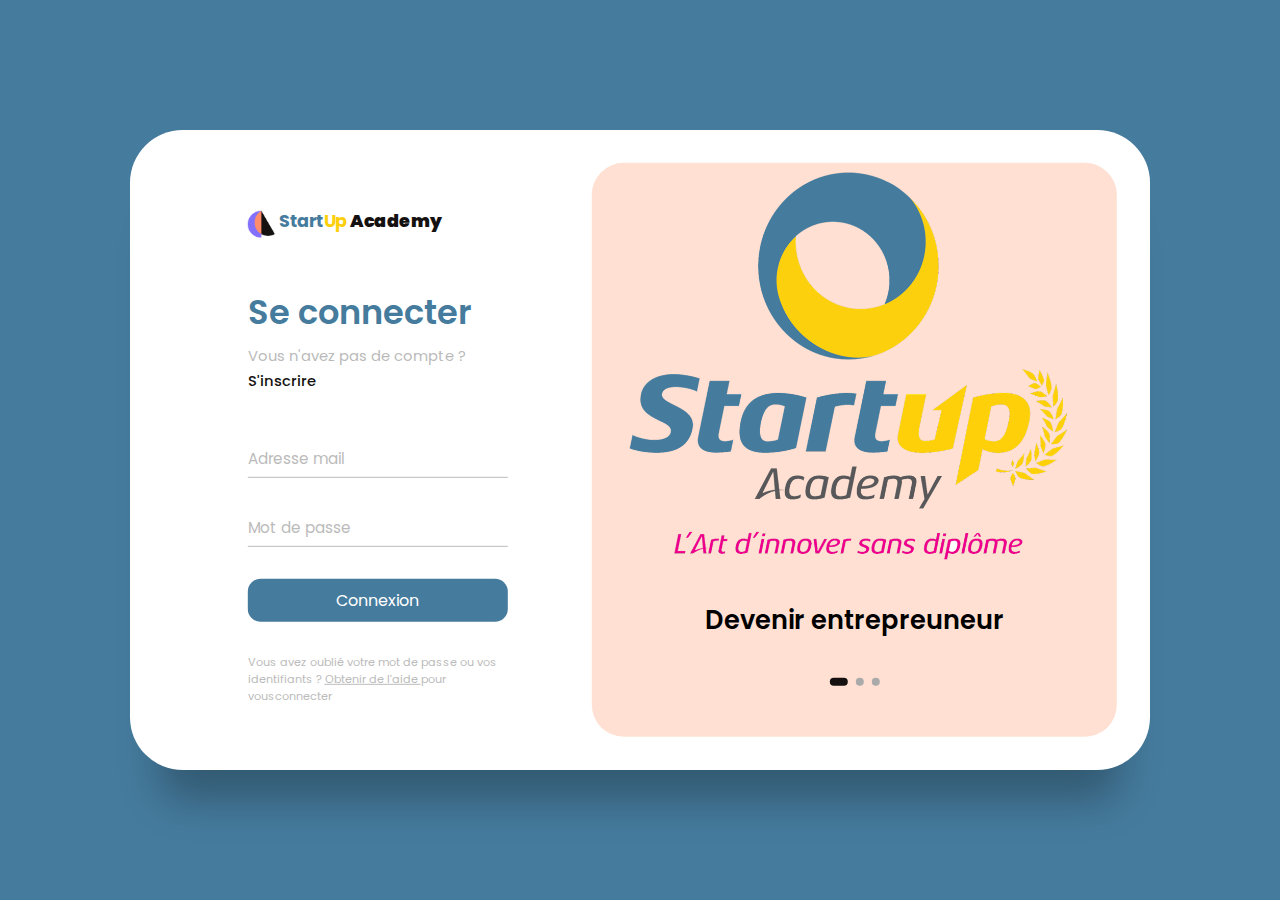
<file: connexion.html>
<!DOCTYPE html>
<html lang="en">

<head>
  <meta charset="UTF-8" />
  <meta http-equiv="X-UA-Compatible" content="IE=edge" />
  <meta name="viewport" content="width=device-width, initial-scale=1.0" />
  <title>Connexion & Inscription || Site Web Offiel - Start-Up Academy</title>
  <link rel="stylesheet" href="assets/css/style_01.css" />
</head>

<body>
  <main>
    <div class="box">
      <div class="inner-box">
        <div class="forms-wrap">
          <form action="index.html" autocomplete="off" class="sign-in-form">
            <div class="logo">
              <img src="assets/images/conn/logo.png" alt="easyclass" />
              <h4>Start<span>Up</span> <b>Academy</b></h4>
            </div>

            <div class="heading">
              <h2>Se connecter</h2>
              <h6>Vous n'avez pas de compte ?</h6>
              <a href="#" class="toggle">S'inscrire</a>
            </div>

            <div class="actual-form">
              <div class="input-wrap">
                <input type="email" minlength="4" class="input-field" autocomplete="off" required />
                <label>Adresse mail</label>
              </div>

              <div class="input-wrap">
                <input type="password" minlength="4" class="input-field" autocomplete="off" required />
                <label>Mot de passe</label>
              </div>

              <input type="submit" value="Connexion" class="sign-btn" />

              <p class="text">
                Vous avez oublié votre mot de passe ou vos identifiants ? <a href="#">Obtenir de l'aide
                </a>pour vousconnecter
              </p>
            </div>
          </form>

          <form action="index.html" autocomplete="off" class="sign-up-form">
            <div class="logo">
              <img src="assets/images/conn/logo.png" alt="easyclass" />
              <h4>Start<span>Up</span> <b>Academy</b></h4>
            </div>

            <div class="heading">
              <h2>Inscription</h2>
              <h6>Vous avez déjà un compte ?</h6>
              <a href="#" class="toggle">S'identifier</a>
            </div>

            <div class="actual-form">
              <div class="input-wrap">
                <input type="text" minlength="4" class="input-field" autocomplete="off" required />
                <label>Nom</label>
              </div>

              <div class="input-wrap">
                <input type="text" minlength="4" class="input-field" autocomplete="off" required />
                <label>Prénom</label>
              </div>

              <div class="input-wrap">
                <input type="email" class="input-field" autocomplete="off" required />
                <label>Email</label>
              </div>

              <div class="input-wrap">
                <input type="password" minlength="4" class="input-field" autocomplete="off" required />
                <label>Mot de passe</label>
              </div>

              <div class="input-wrap">
                <input type="password" minlength="4" class="input-field" autocomplete="off" required />
                <label>Confirmer mot de passe</label>
              </div>

              <input type="submit" value="S'inscrire" class="sign-btn" />

              <p class="text">
                En m'inscrivant, j'accepte <a href="#">les conditions d'utilisation</a> et <a href="#">la politique de
                  confidentialité.</a>
              </p>
            </div>
          </form>
        </div>

        <div class="carousel">
          <div class="images-wrapper">
            <img src="assets/images/conn/image1.png" class="image img-1 show" alt="" />
            <img src="assets/images/conn/image2.png" class="image img-2" alt="" />
            <img src="assets/images/conn/image3.png" class="image img-3" alt="" />
          </div>

          <div class="text-slider">
            <div class="text-wrap">
              <div class="text-group">
                <h2>Devenir entrepreuneur</h2>
                <h2>Créer votre propre entreprise</h2>
                <h2>Devenir mon propre patron</h2>
              </div>
            </div>

            <div class="bullets">
              <span class="active" data-value="1"></span>
              <span data-value="2"></span>
              <span data-value="3"></span>
            </div>
          </div>
        </div>
      </div>
    </div>
  </main>

  <!-- Javascript file -->

  <script src="assets/js/app.js"></script>
</body>

</html>
</file>
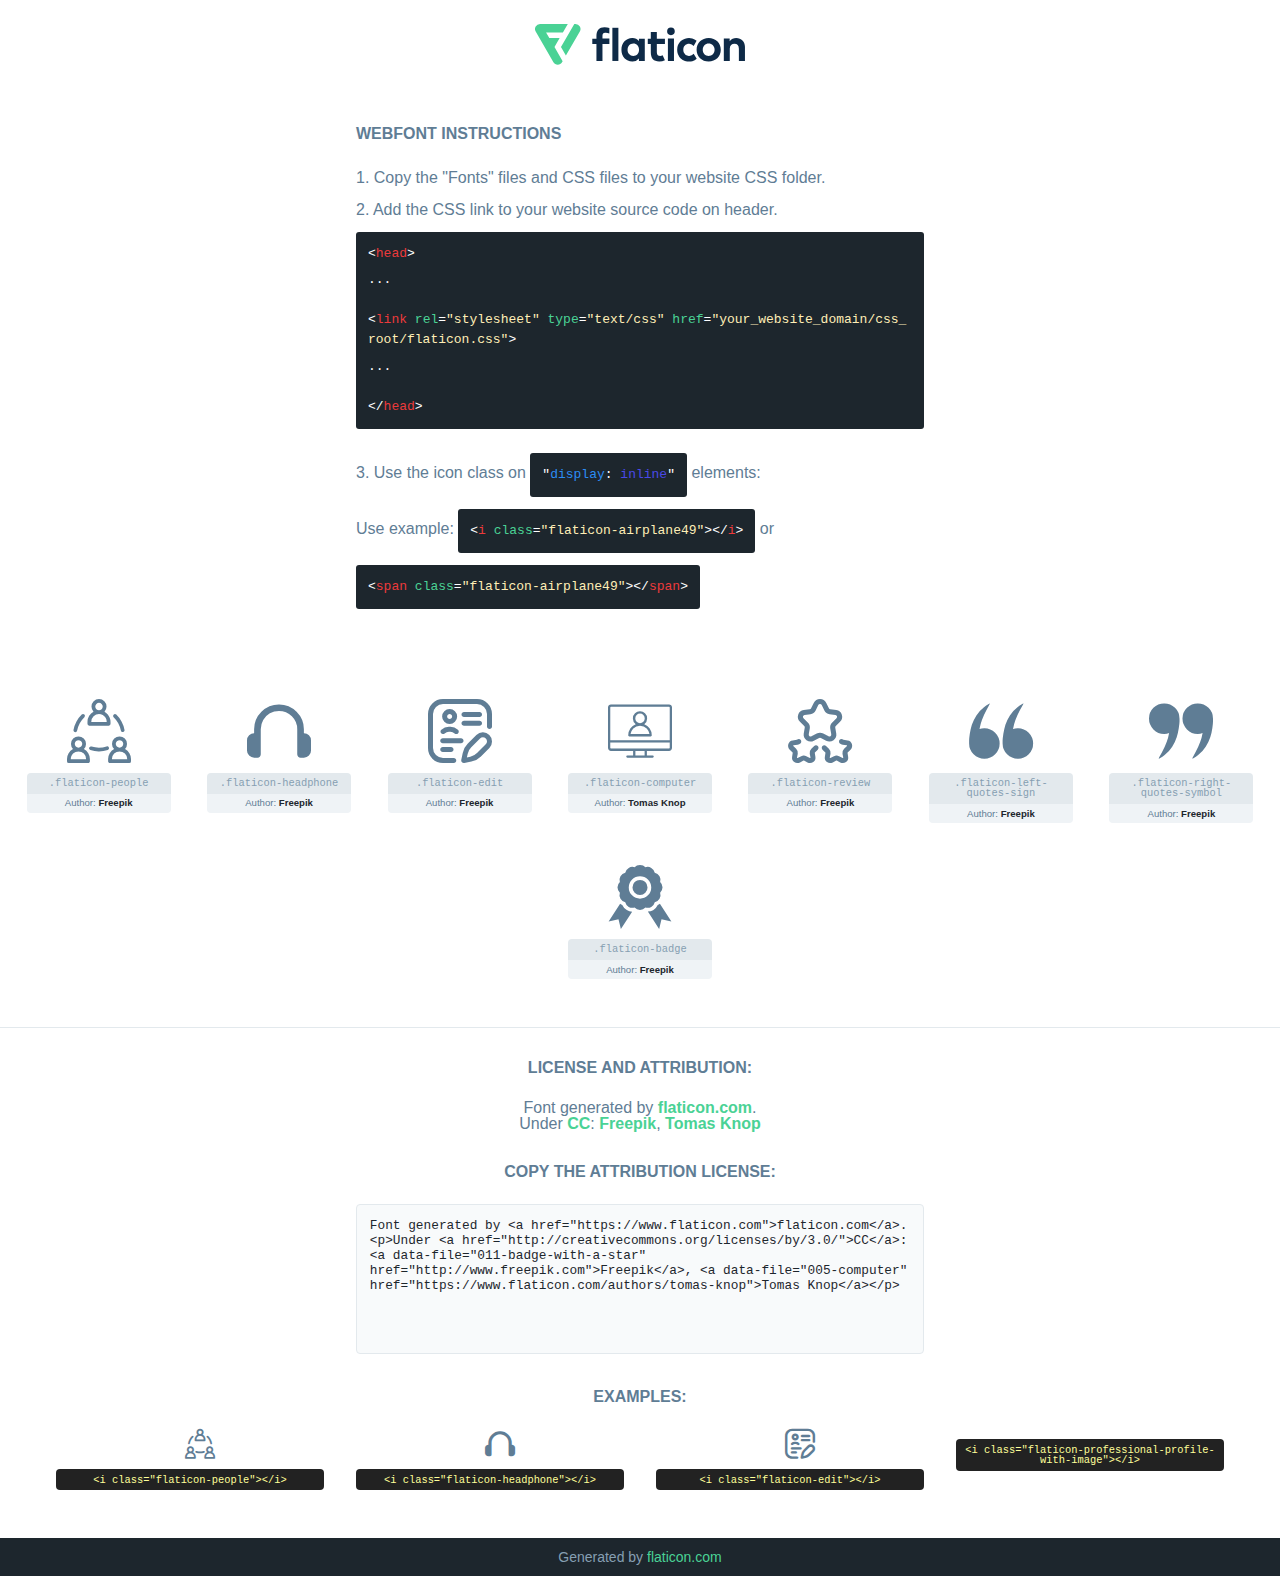
<file: assets/fonts/flaticon.html>
<!DOCTYPE html>
<!--
  Flaticon icon font: Flaticon
  Creation date: 17/01/2021 15:46
-->
<html>

<head>
    <title>Flaticon Webfont</title>
    <link rel="stylesheet" type="text/css" href="flaticon.css">
    <meta charset="UTF-8">
    <style>
    html, body, div, span, applet, object, iframe,
    h1, h2, h3, h4, h5, h6, p, blockquote, pre,
    a, abbr, acronym, address, big, cite, code,
    del, dfn, em, img, ins, kbd, q, s, samp,
    small, strike, strong, sub, sup, tt, var,
    b, u, i, center,
    dl, dt, dd, ol, ul, li,
    fieldset, form, label, legend,
    table, caption, tbody, tfoot, thead, tr, th, td,
    article, aside, canvas, details, embed,
    figure, figcaption, footer, header, hgroup,
    menu, nav, output, ruby, section, summary,
    time, mark, audio, video {
        margin: 0;
        padding: 0;
        border: 0;
        font-size: 100%;
        font: inherit;
        vertical-align: baseline;
    }
    /* HTML5 display-role reset for older browsers */
    article, aside, details, figcaption, figure,
    footer, header, hgroup, menu, nav, section {
        display: block;
    }
    body {
        line-height: 1;
    }
    ol, ul {
        list-style: none;
    }
    blockquote, q {
        quotes: none;
    }
    blockquote:before, blockquote:after,
    q:before, q:after {
        content: '';
        content: none;
    }
    table {
        border-collapse: collapse;
        border-spacing: 0;
    }
    body {
        font-family: Helvetica, Arial, sans-serif;
        font-size: 16px;
        color: #5f7d95;
    }
    a {
        color: #4AD295;
        font-weight: bold;
        text-decoration: none;
    }
    * {
        -moz-box-sizing: border-box;
        -webkit-box-sizing: border-box;
        box-sizing: border-box;
        margin: 0;
        padding: 0;
    }
    [class^="flaticon-"]:before, [class*=" flaticon-"]:before, [class^="flaticon-"]:after, [class*=" flaticon-"]:after {
        font-family: Flaticon;
        font-size: 30px;
        font-style: normal;
        margin-left: 20px;
        color: #333;
    }
    .wrapper {
        max-width: 600px;
        margin: auto;
        padding: 0 1em;
    }
    .title {
        margin-bottom: 24px;
        text-transform: uppercase;
        font-weight: bold;
    }
    header {
        text-align: center;
        padding: 24px;
    }
    header .logo {
        width: 210px;
        height: auto;
        border: none;
        display: inline-block;
    }
    header strong {
        font-size: 28px;
        font-weight: 500;
        vertical-align: middle;
    }
    .demo {
        margin: 2em auto;
        line-height: 1.25em;
    }
    .demo ul li {
        margin-bottom: 12px;
    }
    .demo ul li code {
        background-color: #1D262D;
        border-radius: 3px;
        padding: 12px;
        display: inline-block;
        color: #fff;
        font-family: Consolas,Monaco,Lucida Console,Liberation Mono,DejaVu Sans Mono,Bitstream Vera Sans Mono,Courier New, monospace;
        font-weight: lighter;
        margin-top: 12px;
        font-size: 13px;
        word-break: break-all;
    }
    .demo ul li code .red {
        color: #EC3A3B;
    }
    .demo ul li code .green {
        color: #4AD295;
    }
    .demo ul li code .yellow {
        color: #FFEEB6;
    }
    .demo ul li code .blue {
        color: #2C8CF4;
    }
    .demo ul li code .purple {
        color: #4949E7;
    }
    .demo ul li code .dots {
        margin-top: 0.5em;
        display: block;
    }
    #glyphs {
        border-bottom: 1px solid #E3E9ED;
        padding: 2em 0;
        text-align: center;
    }
    .glyph {
        display: inline-block;
        width: 9em;
        margin: 1em;
        text-align: center;
        vertical-align: top;
        background: #FFF;
    }
    .glyph .glyph-icon {
        padding: 10px;
        display: block;
        font-family:"Flaticon";
        font-size: 64px;
        line-height: 1;
    }
    .glyph .glyph-icon:before {
        font-size: 64px;
        color: #5f7d95;
        margin-left: 0;
    }
    .class-name {
        font-size: 0.65em;
        background-color: #E3E9ED;
        color: #869FB2;
        border-radius: 4px 4px 0 0;
        padding: 0.5em;
        font-family: Consolas,Monaco,Lucida Console,Liberation Mono,DejaVu Sans Mono,Bitstream Vera Sans Mono,Courier New, monospace;
    }
    .author-name {
        font-size: 0.6em;
        background-color: #EFF3F6;
        border-top: 0;
        border-radius: 0 0 4px 4px;
        padding: 0.5em;
    }
    .author-name a {
        color: #1D262D;
    }
    .class-name:last-child {
        font-size: 10px;
        color:#888;
    }
    .class-name:last-child a {
        font-size: 10px;
        color:#555;
    }
    .glyph > input {
        display: block;
        width: 100px;
        margin: 5px auto;
        text-align: center;
        font-size: 12px;
        cursor: text;
    }
    .glyph > input.icon-input {
        font-family:"Flaticon";
        font-size: 16px;
        margin-bottom: 10px;
    }
    .attribution .title {
        margin-top: 2em;
    }
    .attribution textarea {
        background-color: #F8FAFB;
        color: #1D262D;
        padding: 1em;
        border: none;
        box-shadow: none;
        border: 1px solid #E3E9ED;
        border-radius: 4px;
        resize: none;
        width: 100%;
        height: 150px;
        font-size: 0.8em;
        font-family: Consolas,Monaco,Lucida Console,Liberation Mono,DejaVu Sans Mono,Bitstream Vera Sans Mono,Courier New, monospace;
        -webkit-appearance: none;
    }
    .attribution textarea:hover {
        border-color: #CFD9E0;
    }
    .attribution textarea:focus {
        border-color: #4AD295;
    }
    .iconsuse {
        margin: 2em auto;
        text-align: center;
        max-width: 1200px;
    }
    .iconsuse:after {
        content: '';
        display: table;
        clear: both;
    }
    .iconsuse .image {
        float: left;
        width: 25%;
        padding: 0 1em;
    }
    .iconsuse .image p {
        margin-bottom: 1em;
    }
    .iconsuse .image span {
        display: block;
        font-size: 0.65em;
        background-color: #222;
        color: #fff;
        border-radius: 4px;
        padding: 0.5em;
        color: #FFFF99;
        margin-top: 1em;
        font-family: Consolas,Monaco,Lucida Console,Liberation Mono,DejaVu Sans Mono,Bitstream Vera Sans Mono,Courier New, monospace;
    }
    .glyph-icon:before {
        color: #5f7d95;
    }
    #footer {
        text-align: center;
        background-color: #1D262D;
        color: #869FB2;
        padding: 12px;
        font-size: 14px;
    }
    #footer a {
        font-weight: normal;
    }
    @media (max-width: 960px) {
        .iconsuse .image {
            width: 50%;
        }
    }
    </style>
</head>

<body class="characters-off">

    <header>
        <a href="https://www.flaticon.com/" target="_blank" class="logo">
            <svg xmlns="http://www.w3.org/2000/svg" viewBox="0 0 394.3 76.5"><path d="M156.6,69.4H145.3V7.1h11.3Z" style="fill:#0e2a47"/><path d="M206.2,69.4h-11V64.8a15.4,15.4,0,0,1-12.6,5.7c-11.6,0-20.3-9.5-20.3-22.1s8.8-22.1,20.3-22.1a15.4,15.4,0,0,1,12.6,5.8V27.5h11Zm-32.4-21c0,6.4,4.2,11.6,10.8,11.6s10.8-4.9,10.8-11.6-4.4-11.6-10.8-11.6S173.9,42,173.9,48.4Z" style="fill:#0e2a47"/><path d="M262.5,13.7a7.2,7.2,0,0,1-14.4,0,7.2,7.2,0,1,1,14.4,0ZM261,69.4H249.6v-42H261Z" style="fill:#0e2a47"/><path id="_Trazado_" data-name="&lt;Trazado&gt;" d="M139.6,17.8a16.6,16.6,0,0,0-8-1.4c-3.2.4-4.9,2-4.9,5.9v5.1h13V37.5h-13v32H115.4v-32h-7.8v-10h7.8V22.2c0-9.9,5.2-16.3,15-16.3a23.4,23.4,0,0,1,9.3,1.8Z" style="fill:#0e2a47"/><path d="M235.1,60c-3.5,0-6.3-1.9-6.3-7.1V37.5H244v-10H228.8V15H217.5V27.5h-5.7v10h5.7V53.7c0,10.9,5.3,16.8,15.7,16.8A22.9,22.9,0,0,0,244,68l-4.3-9.1A12.3,12.3,0,0,1,235.1,60Z" style="fill:#0e2a47"/><path d="M348.9,48.4c0,12.6-9.7,22.1-22.7,22.1s-22.7-9.4-22.7-22.1,9.6-22.1,22.7-22.1S348.9,35.8,348.9,48.4Zm-33.9,0c0,6.8,4.8,11.6,11.1,11.6s11.2-4.8,11.2-11.6-4.8-11.6-11.2-11.6S315.1,41.6,315.1,48.4Z" style="fill:#0e2a47"/><path d="M394.3,42.7V69.4H382.9V46.3c0-6.1-3-9.4-8.2-9.4s-8.9,3.2-8.9,9.5v23H354.6v-42h11v4.9c3-4.5,7.6-6.1,12.3-6.1C387.5,26.3,394.3,33,394.3,42.7Z" style="fill:#0e2a47"/><path d="M298,55.7h0a12.4,12.4,0,0,1-8.2,4.2h-.9l-1.8-.2a10,10,0,0,1-7.4-5.6,13.2,13.2,0,0,1-1.2-5.8,13,13,0,0,1,1.3-5.9,10.1,10.1,0,0,1,7.5-5.5h2.4a11.7,11.7,0,0,1,8.3,4.2l5.5-9.6a19.9,19.9,0,0,0-8.1-4.3,23.4,23.4,0,0,0-6.1-.8,25.2,25.2,0,0,0-7.5,1.1,20.9,20.9,0,0,0-8,4.6,21.9,21.9,0,0,0-6.8,16.4,21.9,21.9,0,0,0,6.7,16.3,20.9,20.9,0,0,0,8,4.6,25.2,25.2,0,0,0,7.7,1.2,23.6,23.6,0,0,0,6.2-.8,20,20,0,0,0,8.1-4.4Z" style="fill:#0e2a47"/><path d="M46.3,26.5H26.9L20.8,16H52.4L61.6,0H9.4A9.3,9.3,0,0,0,1.3,4.7a9.3,9.3,0,0,0,0,9.4L34.6,71.8a9.4,9.4,0,0,0,16.2,0l1.1-1.9L36.6,43.3Z" style="fill:#4ad295"/><path d="M84.2,4.7A9.3,9.3,0,0,0,76.1,0H73.8l-25,43.3,9.2,16L84.2,14A9.3,9.3,0,0,0,84.2,4.7Z" style="fill:#4ad295"/></svg>
        </a>
    </header>

    <section class="demo wrapper">

        <p class="title">Webfont Instructions</p>

        <ul>
            <li>
                <span class="num">1. </span>Copy the "Fonts" files and CSS files to your website CSS folder.
            </li>
            <li>
                <span class="num">2. </span>Add the CSS link to your website source code on header.
                <code class="big">
                    &lt;<span class="red">head</span>&gt;
                    <br/><span class="dots">...</span>
                    <br/>&lt;<span class="red">link</span> <span class="green">rel</span>=<span class="yellow">"stylesheet"</span> <span class="green">type</span>=<span class="yellow">"text/css"</span> <span class="green">href</span>=<span class="yellow">"your_website_domain/css_root/flaticon.css"</span>&gt;
                    <br/><span class="dots">...</span>
                    <br/>&lt;/<span class="red">head</span>&gt;
                </code>
            </li>

            <li>
                <p>
                    <span class="num">3. </span>Use the icon class on <code>"<span class="blue">display</span>:<span class="purple"> inline</span>"</code> elements:
                    <br />
                    Use example: <code>&lt;<span class="red">i</span> <span class="green">class</span>=<span class="yellow">&quot;flaticon-airplane49&quot;</span>&gt;&lt;/<span class="red">i</span>&gt;</code> or <code>&lt;<span class="red">span</span> <span class="green">class</span>=<span class="yellow">&quot;flaticon-airplane49&quot;</span>&gt;&lt;/<span class="red">span</span>&gt;</code>
            </li>
        </ul>

    </section>




   <section id="glyphs">          
    
      
        <div class="glyph"><div class="glyph-icon flaticon-people"></div>
            <div class="class-name">.flaticon-people</div>
            <div class="author-name">Author: <a data-file="001-people" href="http://www.freepik.com">Freepik</a> </div> 
        </div>        
        
        <div class="glyph"><div class="glyph-icon flaticon-headphone"></div>
            <div class="class-name">.flaticon-headphone</div>
            <div class="author-name">Author: <a data-file="002-headphone" href="http://www.freepik.com">Freepik</a> </div> 
        </div>        
        
        <div class="glyph"><div class="glyph-icon flaticon-edit"></div>
            <div class="class-name">.flaticon-edit</div>
            <div class="author-name">Author: <a data-file="003-edit" href="http://www.freepik.com">Freepik</a> </div> 
        </div>         
        
        <div class="glyph"><div class="glyph-icon flaticon-computer"></div>
            <div class="class-name">.flaticon-computer</div>
            <div class="author-name">Author: <a data-file="005-computer" href="https://www.flaticon.com/authors/tomas-knop">Tomas Knop</a> </div> 
        </div>            
        
        <div class="glyph"><div class="glyph-icon flaticon-review"></div>
            <div class="class-name">.flaticon-review</div>
            <div class="author-name">Author: <a data-file="007-review" href="http://www.freepik.com">Freepik</a> </div> 
        </div>        
        
        <div class="glyph"><div class="glyph-icon flaticon-left-quotes-sign"></div>
            <div class="class-name">.flaticon-left-quotes-sign</div>
            <div class="author-name">Author: <a data-file="008-left-quotes-sign" href="http://www.freepik.com">Freepik</a> </div> 
        </div>        
        
        <div class="glyph"><div class="glyph-icon flaticon-right-quotes-symbol"></div>
            <div class="class-name">.flaticon-right-quotes-symbol</div>
            <div class="author-name">Author: <a data-file="009-right-quotes-symbol" href="http://www.freepik.com">Freepik</a> </div> 
        </div>        
        
        <div class="glyph"><div class="glyph-icon flaticon-badge"></div>
            <div class="class-name">.flaticon-badge</div>
            <div class="author-name">Author: <a data-file="010-badge" href="http://www.freepik.com">Freepik</a> </div> 
        </div>          
        

    </section>



    <section class="attribution wrapper"   style="text-align:center;">

      <div class="title">License and attribution:</div><div class="attrDiv">Font generated by <a href="https://www.flaticon.com">flaticon.com</a>. <div><p>Under <a href="http://creativecommons.org/licenses/by/3.0/">CC</a>: <a data-file="011-badge-with-a-star" href="http://www.freepik.com">Freepik</a>, <a data-file="005-computer" href="https://www.flaticon.com/authors/tomas-knop">Tomas Knop</a></p>  </div>
      </div>
      <div class="title">Copy the Attribution License:</div>

    <textarea onclick="this.focus();this.select();">Font generated by &lt;a href=&quot;https://www.flaticon.com&quot;&gt;flaticon.com&lt;/a&gt;. <p>Under <a href="http://creativecommons.org/licenses/by/3.0/">CC</a>: <a data-file="011-badge-with-a-star" href="http://www.freepik.com">Freepik</a>, <a data-file="005-computer" href="https://www.flaticon.com/authors/tomas-knop">Tomas Knop</a></p>  
     </textarea>

    </section>

    <section class="iconsuse">

          <div class="title">Examples:</div>            
             
            <div class="image">
                <p>
                    <i class="glyph-icon flaticon-people"></i> 
                    <span>&lt;i class=&quot;flaticon-people&quot;&gt;&lt;/i&gt;</span>
                </p>
            </div>
            
            <div class="image">
                <p>
                    <i class="glyph-icon flaticon-headphone"></i> 
                    <span>&lt;i class=&quot;flaticon-headphone&quot;&gt;&lt;/i&gt;</span>
                </p>
            </div>
            
            <div class="image">
                <p>
                    <i class="glyph-icon flaticon-edit"></i> 
                    <span>&lt;i class=&quot;flaticon-edit&quot;&gt;&lt;/i&gt;</span>
                </p>
            </div>
            
            <div class="image">
                <p>
                    <i class="glyph-icon flaticon-professional-profile-with-image"></i> 
                    <span>&lt;i class=&quot;flaticon-professional-profile-with-image&quot;&gt;&lt;/i&gt;</span>
                </p>
            </div>
                       
        </div>
                            
    </section>

<div id="footer">
    <div>Generated by <a href="https://www.flaticon.com">flaticon.com</a>
    </div>
</div>



</body>
</html>
</file>
<file: assets/css/style_01.css>
@import url("https://fonts.googleapis.com/css2?family=Poppins:wght@200;300;400;500;600;700;800&display=swap");

*,
*::before,
*::after {
  padding: 0;
  margin: 0;
  box-sizing: border-box;
}

body,
input {
  font-family: "Poppins", sans-serif;
}

main {
  width: 100%;
  min-height: 100vh;
  overflow: hidden;
  background-color: #457b9d;
  padding: 2rem;
  display: flex;
  align-items: center;
  justify-content: center;
}

.box {
  position: relative;
  width: 100%;
  max-width: 1020px;
  height: 640px;
  background-color: #fff;
  border-radius: 3.3rem;
  box-shadow: 0 60px 40px -30px rgba(0, 0, 0, 0.27);
}

.inner-box {
  position: absolute;
  width: calc(100% - 4.1rem);
  height: calc(100% - 4.1rem);
  top: 50%;
  left: 50%;
  transform: translate(-50%, -50%);
}

.forms-wrap {
  position: absolute;
  height: 100%;
  width: 45%;
  top: 0;
  left: 0;
  display: grid;
  grid-template-columns: 1fr;
  grid-template-rows: 1fr;
  transition: 0.8s ease-in-out;
}

form {
  max-width: 260px;
  width: 100%;
  margin: 0 auto;
  height: 100%;
  display: flex;
  flex-direction: column;
  justify-content: space-evenly;
  grid-column: 1 / 2;
  grid-row: 1 / 2;
  transition: opacity 0.02s 0.4s;
}

form.sign-up-form {
  opacity: 0;
  pointer-events: none;
}

.logo {
  display: flex;
  align-items: center;
}

.logo img {
  width: 27px;
  margin-right: 0.3rem;
}

.logo h4 {
  font-size: 1.1rem;
  margin-top: -9px;
  letter-spacing: -0.5px;
  color: #457b9d;
}

.logo span {
  color: #fcd00d;
}

b {
  color: #151111;
}

.heading h2 {
  margin-bottom: 5px;
  font-size: 2.1rem;
  font-weight: 600;
  color: #457b9d;
}
.heading h2:hover {
  color: #fcd00d;
}

.heading h6 {
  color: #bababa;
  font-weight: 400;
  font-size: 0.92rem;
  display: inline;
}

.toggle {
  color: #151111;
  text-decoration: none;
  font-size: 0.92rem;
  font-weight: 500;
  transition: 0.3s;
}

.toggle:hover {
  color: #457b9d;
}

.input-wrap {
  position: relative;
  height: 37px;
  margin-bottom: 2rem;
}

.input-field {
  position: absolute;
  width: 100%;
  height: 100%;
  background: none;
  border: none;
  outline: none;
  border-bottom: 1px solid #bbb;
  padding: 0;
  font-size: 0.95rem;
  color: #151111;
  transition: 0.4s;
}

label {
  position: absolute;
  left: 0;
  top: 50%;
  transform: translateY(-50%);
  font-size: 0.95rem;
  color: #bbb;
  pointer-events: none;
  transition: 0.4s;
}

.input-field.active {
  border-bottom-color: #151111;
}

.input-field.active + label {
  font-size: 0.75rem;
  top: -2px;
}

.sign-btn {
  display: inline-block;
  width: 100%;
  height: 43px;
  background-color: #457b9d;
  color: #fff;
  border: none;
  cursor: pointer;
  border-radius: 0.8rem;
  font-size: 1rem;
  margin-bottom: 2rem;
  transition: 0.3s;
}

.sign-btn:hover {
  background-color: #fcd00d;
}

.text {
  color: #bbb;
  font-size: 0.7rem;
}

.text a {
  color: #bbb;
  transition: 0.3s;
}

.text a:hover {
  color: #457b9d;
}

main.sign-up-mode form.sign-in-form {
  opacity: 0;
  pointer-events: none;
}

main.sign-up-mode form.sign-up-form {
  opacity: 1;
  pointer-events: all;
}

main.sign-up-mode .forms-wrap {
  left: 55%;
}

main.sign-up-mode .carousel {
  left: 0%;
}

.carousel {
  position: absolute;
  height: 100%;
  width: 55%;
  left: 45%;
  top: 0;
  background-color: #ffe0d2;
  border-radius: 2rem;
  display: grid;
  grid-template-rows: auto 1fr;
  padding-bottom: 2rem;
  overflow: hidden;
  transition: 0.8s ease-in-out;
}

.images-wrapper {
  display: grid;
  grid-template-columns: 1fr;
  grid-template-rows: 1fr;
}

.image {
  width: 100%;
  grid-column: 1/2;
  grid-row: 1/2;
  opacity: 0;
  transition: opacity 0.3s, transform 0.5s;
}

.img-1 {
  transform: translate(0, -50px);
}

.img-2 {
  transform: scale(0.4, 0.5);
}

.img-3 {
  transform: scale(0.3) rotate(-20deg);
}

.image.show {
  opacity: 1;
  transform: none;
}

.text-slider {
  display: flex;
  align-items: center;
  justify-content: center;
  flex-direction: column;
}

.text-wrap {
  max-height: 2.2rem;
  overflow: hidden;
  margin-bottom: 2.5rem;
}

.text-group {
  display: flex;
  flex-direction: column;
  text-align: center;
  transform: translateY(0);
  transition: 0.5s;
}

.text-group h2 {
  line-height: 2.2rem;
  font-weight: 600;
  font-size: 1.6rem;
}

.bullets {
  display: flex;
  align-items: center;
  justify-content: center;
}

.bullets span {
  display: block;
  width: 0.5rem;
  height: 0.5rem;
  background-color: #aaa;
  margin: 0 0.25rem;
  border-radius: 50%;
  cursor: pointer;
  transition: 0.3s;
}

.bullets span.active {
  width: 1.1rem;
  background-color: #151111;
  border-radius: 1rem;
}

@media (max-width: 850px) {
  .box {
    height: auto;
    max-width: 550px;
    overflow: hidden;
  }

  .inner-box {
    position: static;
    transform: none;
    width: revert;
    height: revert;
    padding: 2rem;
  }

  .forms-wrap {
    position: revert;
    width: 100%;
    height: auto;
  }

  form {
    max-width: revert;
    padding: 1.5rem 2.5rem 2rem;
    transition: transform 0.8s ease-in-out, opacity 0.45s linear;
  }

  .heading {
    margin: 2rem 0;
  }

  form.sign-up-form {
    transform: translateX(100%);
  }

  main.sign-up-mode form.sign-in-form {
    transform: translateX(-100%);
  }

  main.sign-up-mode form.sign-up-form {
    transform: translateX(0%);
  }

  .carousel {
    background-color: #457b9d;
    position: revert;
    height: auto;
    width: 100%;
    padding: 3rem 2rem;
    display: flex;
  }

  .images-wrapper {
    display: none;
  }

  .text-slider {
    width: 100%;
  }
}

@media (max-width: 530px) {
  main {
    padding: 1rem;
  }

  .box {
    border-radius: 2rem;
  }

  .inner-box {
    padding: 1rem;
  }

  .carousel {
    padding: 1.5rem 1rem;
    border-radius: 1.6rem;
  }

  .text-wrap {
    margin-bottom: 1rem;
  }

  .text-group h2 {
    font-size: 1.2rem;
    color: #fff;
  }

  form {
    padding: 1rem 2rem 1.5rem;
  }
}
</file>
<file: assets/fonts/flaticon.css>
/*
  	Flaticon icon font: Flaticon
  	Creation date: 17/01/2021 15:46
  	*/

@font-face {
  font-family: "Flaticon";
  src: url("./Flaticon.eot");
  src: url("./Flaticon.eot?#iefix") format("embedded-opentype"),
       url("./Flaticon.woff2") format("woff2"),
       url("./Flaticon.woff") format("woff"),
       url("./Flaticon.ttf") format("truetype"),
       url("./Flaticon.svg#Flaticon") format("svg");
  font-weight: normal;
  font-style: normal;
}

@media screen and (-webkit-min-device-pixel-ratio:0) {
  @font-face {
    font-family: "Flaticon";
    src: url("./Flaticon.svg#Flaticon") format("svg");
  }
}

[class^="flaticon-"]:before, [class*=" flaticon-"]:before,
[class^="flaticon-"]:after, [class*=" flaticon-"]:after {   
  font-family: Flaticon;
  font-size: 20px;
  font-style: normal;
}

.flaticon-people:before { content: "\f100"; }
.flaticon-headphone:before { content: "\f101"; }
.flaticon-edit:before { content: "\f102"; }
.flaticon-computer:before { content: "\f104"; }
.flaticon-review:before { content: "\f106"; }
.flaticon-left-quotes-sign:before { content: "\f107"; }
.flaticon-right-quotes-symbol:before { content: "\f108"; }
.flaticon-badge:before { content: "\f109"; }
</file>
